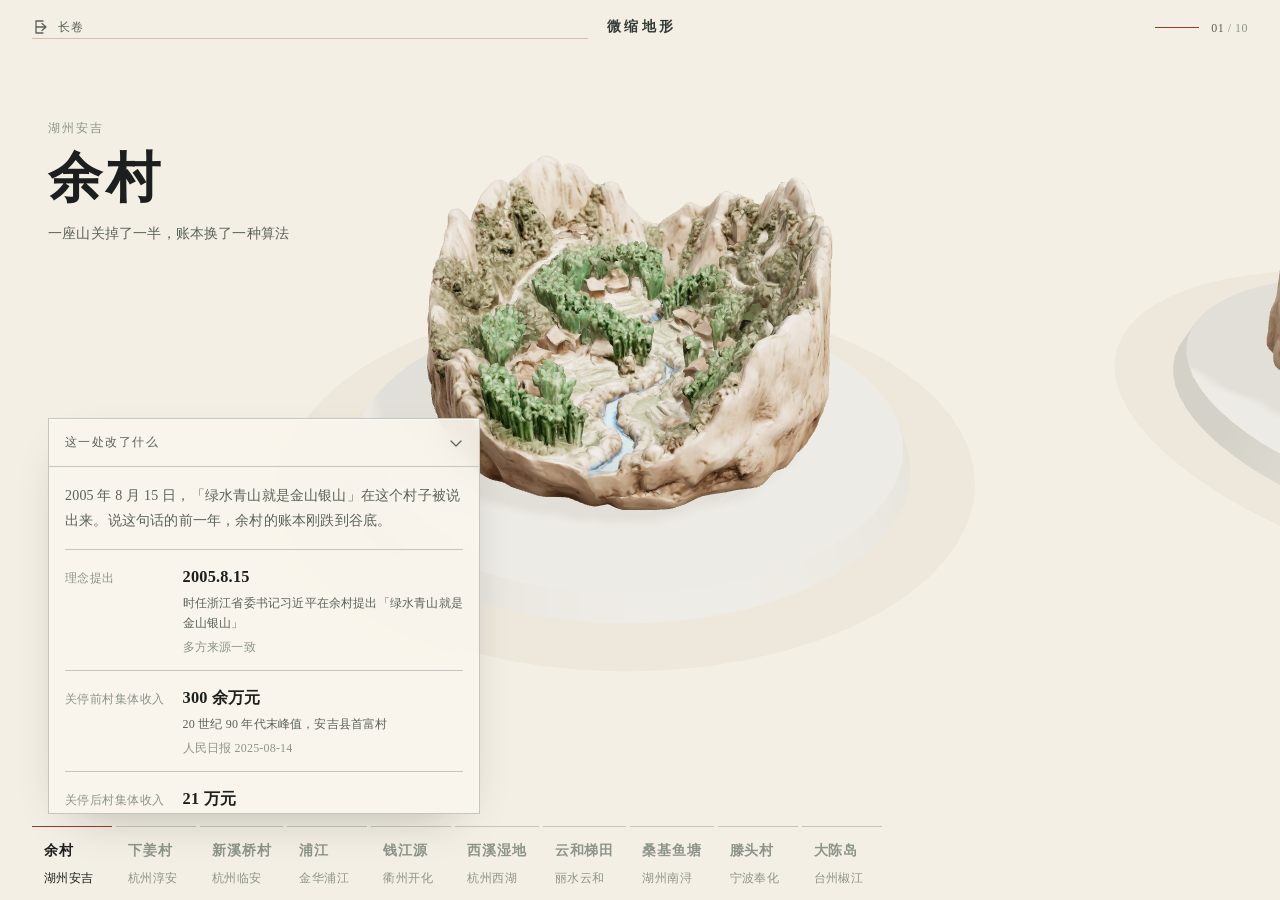
<file: site/atlas.html>
<!doctype html>
<html lang="zh-CN">
<head>
<meta charset="utf-8">
<meta name="viewport" content="width=device-width, initial-scale=1, viewport-fit=cover">
<meta name="theme-color" content="#f4efe4">
<title>浙江微缩地形 · 3D 展台</title>
<meta name="description" content="浙江几处乡村与海岛的微缩地形，拖动即走，点开可看这一处到底改了什么。">
<meta name="author" content="陈镜宇">
<link rel="preconnect" href="https://cdn.jsdelivr.net" crossorigin>
<link rel="stylesheet" href="css/base.css">
<link rel="stylesheet" href="css/atlas.css">
</head>
<body>

<div id="boot"><div class="boot__inner">
  <div class="boot__title">展台就位中</div>
  <div class="boot__bar"></div>
</div></div>

<!-- 3D 舞台：占满视口，是这一页的主体 -->
<canvas id="stage" aria-label="浙江几处乡村与海岛的微缩三维地形，可拖动旋转、滚轮缩放，左右方向键切换点位"></canvas>

<!-- 顶栏：退路与状态 -->
<header class="top">
  <a class="top__back" href="index.html" aria-label="返回长卷">
    <svg width="18" height="18" viewBox="0 0 18 18" fill="none" aria-hidden="true">
      <path d="M11 3H4v12h7M4 9h10M10 5.5 14 9l-4 3.5" stroke="currentColor" stroke-width="1.3" stroke-linecap="round" stroke-linejoin="round"/>
    </svg>
    <span>长卷</span>
  </a>
  <h1 class="top__title">微缩地形</h1>
  <div id="hud" class="hud" aria-live="polite"></div>
</header>

<!-- 当前点位的标题与一句话，压在舞台上 -->
<div class="mark" id="mark" aria-live="polite">
  <p class="mark__region"></p>
  <h2 class="mark__name"></h2>
  <p class="mark__tag"></p>
</div>

<!-- 资料卡：浮在左下，可收起 -->
<aside class="card" id="card" aria-label="点位资料">
  <button class="card__toggle" id="card-toggle" aria-expanded="true" aria-controls="card-body">
    <span class="card__toggle-t">这一处改了什么</span>
    <svg class="card__chev" width="14" height="14" viewBox="0 0 14 14" fill="none" aria-hidden="true">
      <path d="M2 5l5 5 5-5" stroke="currentColor" stroke-width="1.3" stroke-linecap="round" stroke-linejoin="round"/>
    </svg>
  </button>
  <div class="card__body" id="card-body"></div>
</aside>

<!-- 索引：底部胶片条 -->
<nav class="film" id="film" aria-label="点位索引"></nav>

<!-- 操作提示，首次出现后淡出 -->
<p class="hint" id="hint">拖动旋转 · 滚轮缩放 · ← → 切换</p>

<script type="importmap">
{
  "imports": {
    "three": "./vendor/three/three.module.js",
    "three/addons/loaders/": "./vendor/three/loaders/"
  }
}
</script>
<script type="module" src="js/atlas3d.js"></script>
</body>
</html>
</file>
<file: site/css/base.css>
/* ══════════════════════════════════════════════════════════════
   base.css — 设计令牌、宣纸底、排版
   所有颜色字号都从这里取，不要在别处硬编码
   ══════════════════════════════════════════════════════════════ */

:root {
  /* 墨 */
  --ink-900: #1c1f1d;
  --ink-700: #333a35;
  --ink-500: #5a625b;
  --ink-300: #8d948a;
  --ink-150: #c3c6bd;

  /* 纸 */
  --paper: #f4efe4;
  --paper-warm: #ece4d3;
  --paper-deep: #ddd2bb;

  /* 点缀 */
  --water: #6d8f8a;
  --bamboo: #7c9160;
  --ochre: #b1813f;
  --cinnabar: #9d3a30;
  --gold: #b8912f;

  /* 字体 */
  --font-serif: "Songti SC", "Source Han Serif SC", "Noto Serif SC", "SimSun", 宋体, serif;
  --font-kai: "Kaiti SC", "KaiTi", "STKaiti", 楷体, serif;
  --font-sans: "PingFang SC", "Microsoft YaHei", "Hiragino Sans GB", 黑体, sans-serif;

  /* 字号 */
  --t-hero: clamp(2.4rem, 6vw, 4.6rem);
  --t-h1: clamp(1.7rem, 3.2vw, 2.6rem);
  --t-h2: clamp(1.25rem, 2.1vw, 1.7rem);
  --t-h3: clamp(1.02rem, 1.5vw, 1.2rem);
  --t-body: clamp(1rem, 1.05vw, 1.08rem);
  --t-small: 0.875rem;
  --t-tiny: 0.75rem;

  /* 间距 */
  --s1: 0.25rem;
  --s2: 0.5rem;
  --s3: 0.75rem;
  --s4: 1rem;
  --s6: 1.5rem;
  --s8: 2rem;
  --s12: 3rem;
  --s16: 4rem;
  --s24: 6rem;

  /* 动效 */
  --ease-scroll: cubic-bezier(0.22, 0.61, 0.36, 1);
  --ease-in: cubic-bezier(0.16, 1, 0.3, 1);
  --ease-out: cubic-bezier(0.5, 0, 0.75, 0);
}

*,
*::before,
*::after {
  box-sizing: border-box;
}

html {
  -webkit-text-size-adjust: 100%;
  scroll-behavior: smooth;
}

body {
  margin: 0;
  min-height: 100%;
  background-color: var(--paper);
  color: var(--ink-700);
  font-family: var(--font-serif);
  font-size: var(--t-body);
  line-height: 1.85;
  letter-spacing: 0.012em;
  -webkit-font-smoothing: antialiased;
  overflow-x: hidden;
}

/* ── 宣纸底：多层渐变 + 噪声 ─────────────────────────────── */

body::before {
  content: '';
  position: fixed;
  inset: 0;
  z-index: -2;
  background-color: var(--paper);
  background-image:
    radial-gradient(ellipse 70% 50% at 22% 18%, rgba(255, 253, 245, 0.85), transparent 62%),
    radial-gradient(ellipse 55% 45% at 78% 76%, rgba(250, 243, 228, 0.7), transparent 60%),
    radial-gradient(ellipse 90% 80% at 50% 50%, transparent 42%, rgba(196, 180, 152, 0.16) 100%);
}

body::after {
  content: '';
  position: fixed;
  inset: -20%;
  z-index: -1;
  opacity: 0.032;
  pointer-events: none;
  background-image: url("data:image/svg+xml,%3Csvg xmlns='http://www.w3.org/2000/svg' width='220' height='220'%3E%3Cfilter id='n'%3E%3CfeTurbulence type='fractalNoise' baseFrequency='0.82' numOctaves='4' stitchTiles='stitch'/%3E%3C/filter%3E%3Crect width='220' height='220' filter='url(%23n)'/%3E%3C/svg%3E");
  mix-blend-mode: multiply;
}

/* ── 排版 ─────────────────────────────────────────────── */

h1,
h2,
h3,
h4 {
  margin: 0;
  font-weight: 500;
  line-height: 1.32;
  color: var(--ink-900);
  letter-spacing: 0.02em;
}

p {
  margin: 0 0 var(--s4);
}

p:last-child {
  margin-bottom: 0;
}

a {
  color: var(--cinnabar);
  text-decoration: none;
  border-bottom: 1px solid rgba(157, 58, 48, 0.28);
  transition: border-color 0.2s, color 0.2s;
}

a:hover {
  border-bottom-color: var(--cinnabar);
}

strong {
  font-weight: 600;
  color: var(--ink-900);
}

em {
  font-style: normal;
  background: linear-gradient(transparent 62%, rgba(184, 145, 47, 0.24) 62%);
}

/* 竖排标题 */
.vertical {
  writing-mode: vertical-rl;
  text-orientation: upright;
  letter-spacing: 0.24em;
}

/* 楷体题跋 */
.kai {
  font-family: var(--font-kai);
}

/* 小字编号 */
.num {
  font-family: var(--font-sans);
  font-size: var(--t-tiny);
  letter-spacing: 0.18em;
  color: var(--ink-300);
  font-variant-numeric: tabular-nums;
}

/* ── 工具类 ─────────────────────────────────────────── */

.sr-only {
  position: absolute;
  width: 1px;
  height: 1px;
  padding: 0;
  margin: -1px;
  overflow: hidden;
  clip: rect(0, 0, 0, 0);
  white-space: nowrap;
  border: 0;
}

.wrap {
  width: min(1180px, 100% - var(--s8));
  margin-inline: auto;
}

/* ── 排行榜 ─────────────────────────────────────────── */

.rank {
  display: grid;
  gap: var(--s8);
}

.rank__sec h3 {
  font-family: var(--font-kai);
  font-size: 1.1rem;
  letter-spacing: 0.1em;
  padding-bottom: var(--s2);
  border-bottom: 1px solid rgba(195, 198, 189, 0.8);
  margin-bottom: var(--s3);
}

.rank__row {
  display: grid;
  grid-template-columns: 2em minmax(0, 1fr) auto;
  align-items: baseline;
  gap: var(--s3);
  padding: 0.42rem 0;
  border-bottom: 1px dotted rgba(195, 198, 189, 0.7);
  font-family: var(--font-sans);
  font-size: 0.86rem;
}

.rank__i {
  color: var(--ink-300);
  font-size: 0.74rem;
  font-variant-numeric: tabular-nums;
}

.rank__n {
  color: var(--ink-700);
  overflow: hidden;
  text-overflow: ellipsis;
  white-space: nowrap;
}

.rank__v {
  color: var(--ink-900);
  font-weight: 600;
  font-variant-numeric: tabular-nums;
}

.rank__empty {
  padding: var(--s3) 0;
  font-family: var(--font-sans);
  font-size: 0.8rem;
  color: var(--ink-300);
  letter-spacing: 0.06em;
  line-height: 1.9;
}

/* 焦点可见 */
:focus-visible {
  outline: 2px solid var(--cinnabar);
  outline-offset: 3px;
  border-radius: 2px;
}

/* ── 按钮：手绘风 ───────────────────────────────────── */

.btn {
  display: inline-flex;
  align-items: center;
  justify-content: center;
  gap: var(--s2);
  min-height: 44px;
  padding: 0.66rem 1.5rem;
  font-family: var(--font-kai);
  font-size: 1rem;
  letter-spacing: 0.16em;
  color: var(--ink-900);
  background: transparent;
  border: 1px solid var(--ink-500);
  border-radius: 1px;
  cursor: pointer;
  position: relative;
  transition: background 0.25s, color 0.25s, border-color 0.25s;
  text-indent: 0.16em;
  text-decoration: none;
}

.btn::after {
  content: '';
  position: absolute;
  inset: 2px;
  border: 1px solid transparent;
  border-radius: 1px;
  transition: border-color 0.25s;
  pointer-events: none;
}

.btn:hover {
  background: var(--ink-900);
  color: var(--paper);
  border-color: var(--ink-900);
}

.btn:hover::after {
  border-color: rgba(244, 239, 228, 0.28);
}

.btn--seal {
  color: var(--cinnabar);
  border-color: var(--cinnabar);
}

.btn--seal:hover {
  background: var(--cinnabar);
  color: var(--paper);
  border-color: var(--cinnabar);
}

.btn--ghost {
  border-color: var(--ink-150);
  color: var(--ink-500);
  font-size: 0.9rem;
  padding: 0.5rem 1rem;
  letter-spacing: 0.1em;
}

.btn--ghost:hover {
  background: var(--ink-500);
  border-color: var(--ink-500);
  color: var(--paper);
}

/* ── 引文块 ─────────────────────────────────────────── */

.quote-block {
  position: relative;
  margin: var(--s6) 0;
  padding: var(--s4) 0 var(--s4) var(--s6);
  border-left: 2px solid var(--gold);
  font-family: var(--font-kai);
  font-size: 1.04rem;
  line-height: 1.9;
  color: var(--ink-700);
}

.quote-block cite {
  display: block;
  margin-top: var(--s2);
  font-family: var(--font-sans);
  font-size: var(--t-small);
  font-style: normal;
  color: var(--ink-300);
  letter-spacing: 0.04em;
}

/* 本组札记：与领导人引语在视觉上彻底区分 */
.note-block {
  margin: var(--s6) 0;
  padding: var(--s4) var(--s6);
  background: rgba(221, 210, 187, 0.28);
  border-left: 1px solid var(--ink-300);
}

.note-block__tag {
  display: inline-block;
  margin-bottom: 0.5rem;
  padding: 0.08rem 0.44rem;
  font-family: var(--font-sans);
  font-size: 0.66rem;
  letter-spacing: 0.18em;
  color: var(--ink-500);
  border: 1px solid var(--ink-300);
  border-radius: 1px;
  opacity: 0.8;
}

.note-block__text {
  margin: 0;
  font-family: var(--font-serif);
  font-size: var(--t-body);
  line-height: 1.95;
  color: var(--ink-700);
}

.note-block cite {
  display: block;
  margin-top: var(--s2);
  font-family: var(--font-sans);
  font-size: var(--t-tiny);
  font-style: normal;
  color: var(--ink-300);
  letter-spacing: 0.06em;
}

/* ── 来源标注 ───────────────────────────────────────── */

.src {
  font-family: var(--font-sans);
  font-size: var(--t-tiny);
  color: var(--ink-300);
  line-height: 1.6;
  letter-spacing: 0.02em;
}

.src::before {
  content: '出处 · ';
  opacity: 0.7;
}

/* ── 手绘分隔 ───────────────────────────────────────── */

.rule {
  height: 8px;
  margin: var(--s8) 0;
  opacity: 0.5;
}

/* ── 动效降级 ───────────────────────────────────────── */

@media (prefers-reduced-motion: reduce) {
  *,
  *::before,
  *::after {
    animation-duration: 0.001ms !important;
    animation-iteration-count: 1 !important;
    transition-duration: 0.001ms !important;
    scroll-behavior: auto !important;
  }
}

/* ── 选中 ───────────────────────────────────────────── */

::selection {
  background: rgba(184, 145, 47, 0.3);
  color: var(--ink-900);
}

/* ── 滚动条 ─────────────────────────────────────────── */

::-webkit-scrollbar {
  width: 10px;
  height: 10px;
}

::-webkit-scrollbar-track {
  background: transparent;
}

::-webkit-scrollbar-thumb {
  background: rgba(90, 98, 91, 0.26);
  border-radius: 5px;
}

::-webkit-scrollbar-thumb:hover {
  background: rgba(90, 98, 91, 0.42);
}
</file>
<file: site/css/atlas.css>
/* ══════════════════════════════════════════════════════════════
   atlas.css — 3D 展台
   舞台占满视口；资料浮在左下；索引是底部胶片条。
   颜色字号全部取自 base.css 的设计令牌。
   ══════════════════════════════════════════════════════════════ */

html,
body {
  height: 100%;
  overflow: hidden;
  background: var(--paper);
}

:root {
  /* 胶片条高度，资料卡的底边按它退让，两张不会叠 */
  --film-h: 4.6rem;
}

/* 舞台：整屏，是这一页唯一的主体 */
#stage {
  position: fixed;
  inset: 0;
  display: block;
  width: 100%;
  height: 100%;
  touch-action: none;
  cursor: grab;
}
#stage:active { cursor: grabbing; }

/* ── 顶栏 ──────────────────────────────────────────────── */
.top {
  position: fixed;
  inset: 0 0 auto 0;
  z-index: 20;
  display: grid;
  grid-template-columns: 1fr auto 1fr;
  align-items: center;
  gap: var(--s4);
  padding: var(--s4) clamp(var(--s4), 3vw, var(--s8));
  pointer-events: none;
}
.top > * { pointer-events: auto; }

.top__back {
  display: inline-flex;
  align-items: center;
  gap: var(--s2);
  font-size: var(--t-tiny);
  letter-spacing: 0.08em;
  color: var(--ink-500);
  text-decoration: none;
  transition: color 0.24s var(--ease-scroll);
}
.top__back:hover { color: var(--cinnabar); }

.top__title {
  margin: 0;
  font-family: var(--font-serif);
  font-size: var(--t-small);
  font-weight: 600;
  letter-spacing: 0.24em;
  color: var(--ink-700);
  text-indent: 0.24em;
  text-align: center;
}

.hud {
  justify-self: end;
  display: flex;
  align-items: center;
  gap: var(--s3);
  font-size: var(--t-tiny);
  letter-spacing: 0.04em;
  color: var(--ink-300);
  font-variant-numeric: tabular-nums;
  white-space: nowrap;
}
.hud b { color: var(--ink-500); font-weight: 500; }
.hud__bar {
  display: inline-block;
  width: 44px;
  height: 1px;
  background: var(--ink-150);
  position: relative;
  overflow: hidden;
}
.hud__bar > i {
  position: absolute;
  inset: 0 auto 0 0;
  background: var(--cinnabar);
  transition: width 0.6s var(--ease-scroll);
}

/* ── 点位标题：压在上方偏左，与资料卡同一视线 ────────── */
.mark {
  position: fixed;
  z-index: 15;
  left: clamp(var(--s4), 4vw, var(--s12));
  top: clamp(4rem, 13vh, 8rem);
  max-width: min(30rem, 46vw);
  pointer-events: none;
}
.mark__region {
  margin: 0 0 var(--s2);
  font-size: var(--t-tiny);
  letter-spacing: 0.18em;
  color: var(--ink-300);
}
.mark__name {
  margin: 0;
  font-family: var(--font-serif);
  font-size: clamp(2rem, 4.6vw, 3.4rem);
  font-weight: 600;
  letter-spacing: 0.08em;
  line-height: 1.15;
  color: var(--ink-900);
}
.mark__tag {
  margin: var(--s3) 0 0;
  font-size: var(--t-small);
  line-height: 1.7;
  color: var(--ink-500);
  max-width: 22em;
}

/* 换点位时的入场，只动 opacity 和位移，不做弹跳 */
.mark.is-swap .mark__name,
.mark.is-swap .mark__tag,
.mark.is-swap .mark__region {
  animation: rise 0.62s var(--ease-in) both;
}
.mark.is-swap .mark__tag { animation-delay: 0.05s; }
.mark.is-swap .mark__region { animation-delay: 0.1s; }
@keyframes rise {
  from { opacity: 0; transform: translateY(10px); }
  to { opacity: 1; transform: none; }
}

/* ── 资料卡 ────────────────────────────────────────────── */
.card {
  position: fixed;
  z-index: 18;
  left: clamp(var(--s4), 4vw, var(--s12));
  /* 底边压在胶片条之上，两张不叠 */
  bottom: calc(var(--film-h) + var(--s3));
  width: min(27rem, 40vw);
  max-height: min(44vh, 25rem);
  display: flex;
  flex-direction: column;
  background: rgba(250, 246, 237, 0.9);
  backdrop-filter: blur(14px) saturate(1.1);
  border: 1px solid var(--ink-150);
  box-shadow: 0 1px 0 rgba(255, 255, 255, 0.6) inset,
              0 18px 48px -28px rgba(28, 31, 29, 0.42);
}

.card__toggle {
  display: flex;
  align-items: center;
  justify-content: space-between;
  gap: var(--s3);
  width: 100%;
  padding: var(--s3) var(--s4);
  border: 0;
  border-bottom: 1px solid var(--ink-150);
  background: none;
  cursor: pointer;
  font: inherit;
  color: var(--ink-500);
  text-align: left;
  transition: color 0.22s var(--ease-scroll);
}
.card__toggle:hover { color: var(--cinnabar); }
.card__toggle-t {
  font-size: var(--t-tiny);
  letter-spacing: 0.12em;
}
.card__chev {
  flex: none;
  transition: transform 0.32s var(--ease-scroll);
}
.card[data-open="false"] .card__chev { transform: rotate(-90deg); }

.card__body {
  overflow-y: auto;
  overscroll-behavior: contain;
  padding: var(--s4);
  scrollbar-width: thin;
}
.card[data-open="false"] .card__body { display: none; }

/* 卡内：数据行 */
.card__lead {
  margin: 0 0 var(--s4);
  font-size: var(--t-small);
  line-height: 1.8;
  color: var(--ink-500);
}

.rows { margin: 0 0 var(--s4); border-top: 1px solid var(--ink-150); }
.row {
  display: grid;
  grid-template-columns: 6.6em minmax(0, 1fr);
  gap: 2px var(--s3);
  padding: var(--s3) 0;
  border-bottom: 1px solid var(--ink-150);
  align-items: baseline;
}
.row dt {
  font-size: var(--t-tiny);
  letter-spacing: 0.04em;
  color: var(--ink-300);
}
.row dd {
  margin: 0;
  min-width: 0;
  display: flex;
  flex-wrap: wrap;
  align-items: baseline;
  gap: 2px var(--s3);
}
.row dd b {
  font-family: var(--font-serif);
  font-size: 1.02rem;
  font-weight: 600;
  color: var(--ink-900);
  font-variant-numeric: tabular-nums;
}
.row dd span {
  font-size: var(--t-tiny);
  line-height: 1.65;
  color: var(--ink-500);
}
.row dd i {
  font-style: normal;
  font-size: var(--t-tiny);
  color: var(--ink-300);
}

/* 卡内：引语 */
.quote {
  margin: 0;
  padding: 0 0 0 var(--s4);
  border-left: 2px solid var(--cinnabar);
}
.quote p {
  margin: 0 0 var(--s2);
  font-family: var(--font-serif);
  font-size: var(--t-body);
  line-height: 1.85;
  color: var(--ink-700);
}
.quote cite {
  font-style: normal;
  font-size: var(--t-tiny);
  letter-spacing: 0.02em;
  color: var(--ink-300);
}

/* 本组自撰的札记，与引语区分开 */
.note {
  margin: var(--s4) 0 0;
  padding: 0 0 0 var(--s4);
  border-left: 2px solid var(--ink-150);
}
.note p {
  margin: 0 0 var(--s2);
  font-size: var(--t-small);
  line-height: 1.8;
  color: var(--ink-500);
}
.note cite {
  font-style: normal;
  font-size: var(--t-tiny);
  color: var(--ink-300);
}

/* ── 底部胶片条 ───────────────────────────────────────── */
.film {
  position: fixed;
  inset: auto 0 0 0;
  z-index: 16;
  display: flex;
  gap: var(--s1);
  height: var(--film-h);
  padding: 0 clamp(var(--s4), 3vw, var(--s8));
  align-items: stretch;
  justify-content: flex-start;
  overflow-x: auto;
  scrollbar-width: none;
  pointer-events: none;
}
.film::-webkit-scrollbar { display: none; }
.film > * { pointer-events: auto; }

.film__item {
  position: relative;
  flex: 0 0 auto;
  display: flex;
  flex-direction: column;
  justify-content: center;
  gap: 3px;
  min-width: 5rem;
  padding: var(--s2) var(--s3);
  border: 0;
  border-top: 1px solid var(--ink-150);
  background: none;
  cursor: pointer;
  font: inherit;
  text-align: left;
  color: var(--ink-300);
  transition: color 0.26s var(--ease-scroll), border-color 0.26s var(--ease-scroll);
}
.film__item:hover { color: var(--ink-500); }
.film__item.is-on {
  color: var(--ink-900);
  border-color: var(--cinnabar);
}
.film__name {
  font-family: var(--font-serif);
  font-size: var(--t-small);
  font-weight: 600;
  letter-spacing: 0.06em;
  white-space: nowrap;
}
.film__region {
  font-size: var(--t-tiny);
  letter-spacing: 0.04em;
  white-space: nowrap;
}
/* 未就位的点位，用一个更浅的说明，不显示 × 之类的符号 */
.film__item[data-state="loading"] .film__name { color: var(--ink-150); }

/* ── 操作提示 ─────────────────────────────────────────── */
.hint {
  position: fixed;
  z-index: 12;
  right: clamp(var(--s4), 3vw, var(--s8));
  bottom: calc(var(--s12) + var(--s4));
  margin: 0;
  font-size: var(--t-tiny);
  letter-spacing: 0.06em;
  color: var(--ink-150);
  transition: opacity 0.9s var(--ease-scroll);
  pointer-events: none;
}
.hint.is-off { opacity: 0; }

/* ── 载入 ─────────────────────────────────────────────── */
#boot {
  position: fixed;
  inset: 0;
  z-index: 90;
  display: grid;
  place-items: center;
  background: var(--paper);
  transition: opacity 0.6s var(--ease-scroll), visibility 0.6s;
}
#boot.is-done { opacity: 0; visibility: hidden; }
.boot__inner { text-align: center; }
.boot__title {
  font-family: var(--font-serif);
  font-size: var(--t-body);
  letter-spacing: 0.3em;
  color: var(--ink-300);
  text-indent: 0.3em;
}
.boot__bar {
  width: 120px;
  height: 1px;
  background: var(--ink-150);
  margin: var(--s4) auto 0;
  overflow: hidden;
  position: relative;
}
.boot__bar::after {
  content: "";
  position: absolute;
  inset: 0;
  background: var(--cinnabar);
  animation: sweep 1.15s var(--ease-scroll) infinite;
  transform-origin: left;
}
@keyframes sweep {
  0% { transform: translateX(-100%) scaleX(0.35); }
  55% { transform: translateX(20%) scaleX(0.75); }
  100% { transform: translateX(100%) scaleX(0.35); }
}

/* ── 窄屏：卡片变成可抽拉的底部抽屉 ──────────────────── */
@media (max-width: 860px) {
  :root { --film-h: 3.6rem; }

  .mark {
    left: var(--s4);
    top: 3.9rem;
    max-width: calc(100vw - var(--s8));
  }
  .mark__name { font-size: clamp(1.55rem, 6.4vw, 2.1rem); }
  .mark__tag { font-size: var(--t-tiny); margin-top: var(--s2); }

  /* 抽屉：默认收起，收起时只占一个条 */
  .card {
    left: var(--s3);
    right: var(--s3);
    bottom: calc(var(--film-h) + var(--s2));
    width: auto;
    max-height: 46vh;
    border: 1px solid var(--ink-150);
    border-radius: 2px;
  }

  .film {
    height: var(--film-h);
    padding: 0 var(--s3);
    justify-content: flex-start;
    overflow-x: auto;
    scrollbar-width: none;
    -webkit-overflow-scrolling: touch;
  }
  .film::-webkit-scrollbar { display: none; }
  .film__item { min-width: auto; padding: var(--s2); }
  .film__region { display: none; }
  .hint { display: none; }
}

@media (prefers-reduced-motion: reduce) {
  .boot__bar::after { animation: none; transform: scaleX(1); }
  *, *::before, *::after {
    animation-duration: 0.01ms !important;
    transition-duration: 0.01ms !important;
  }
}
</file>
